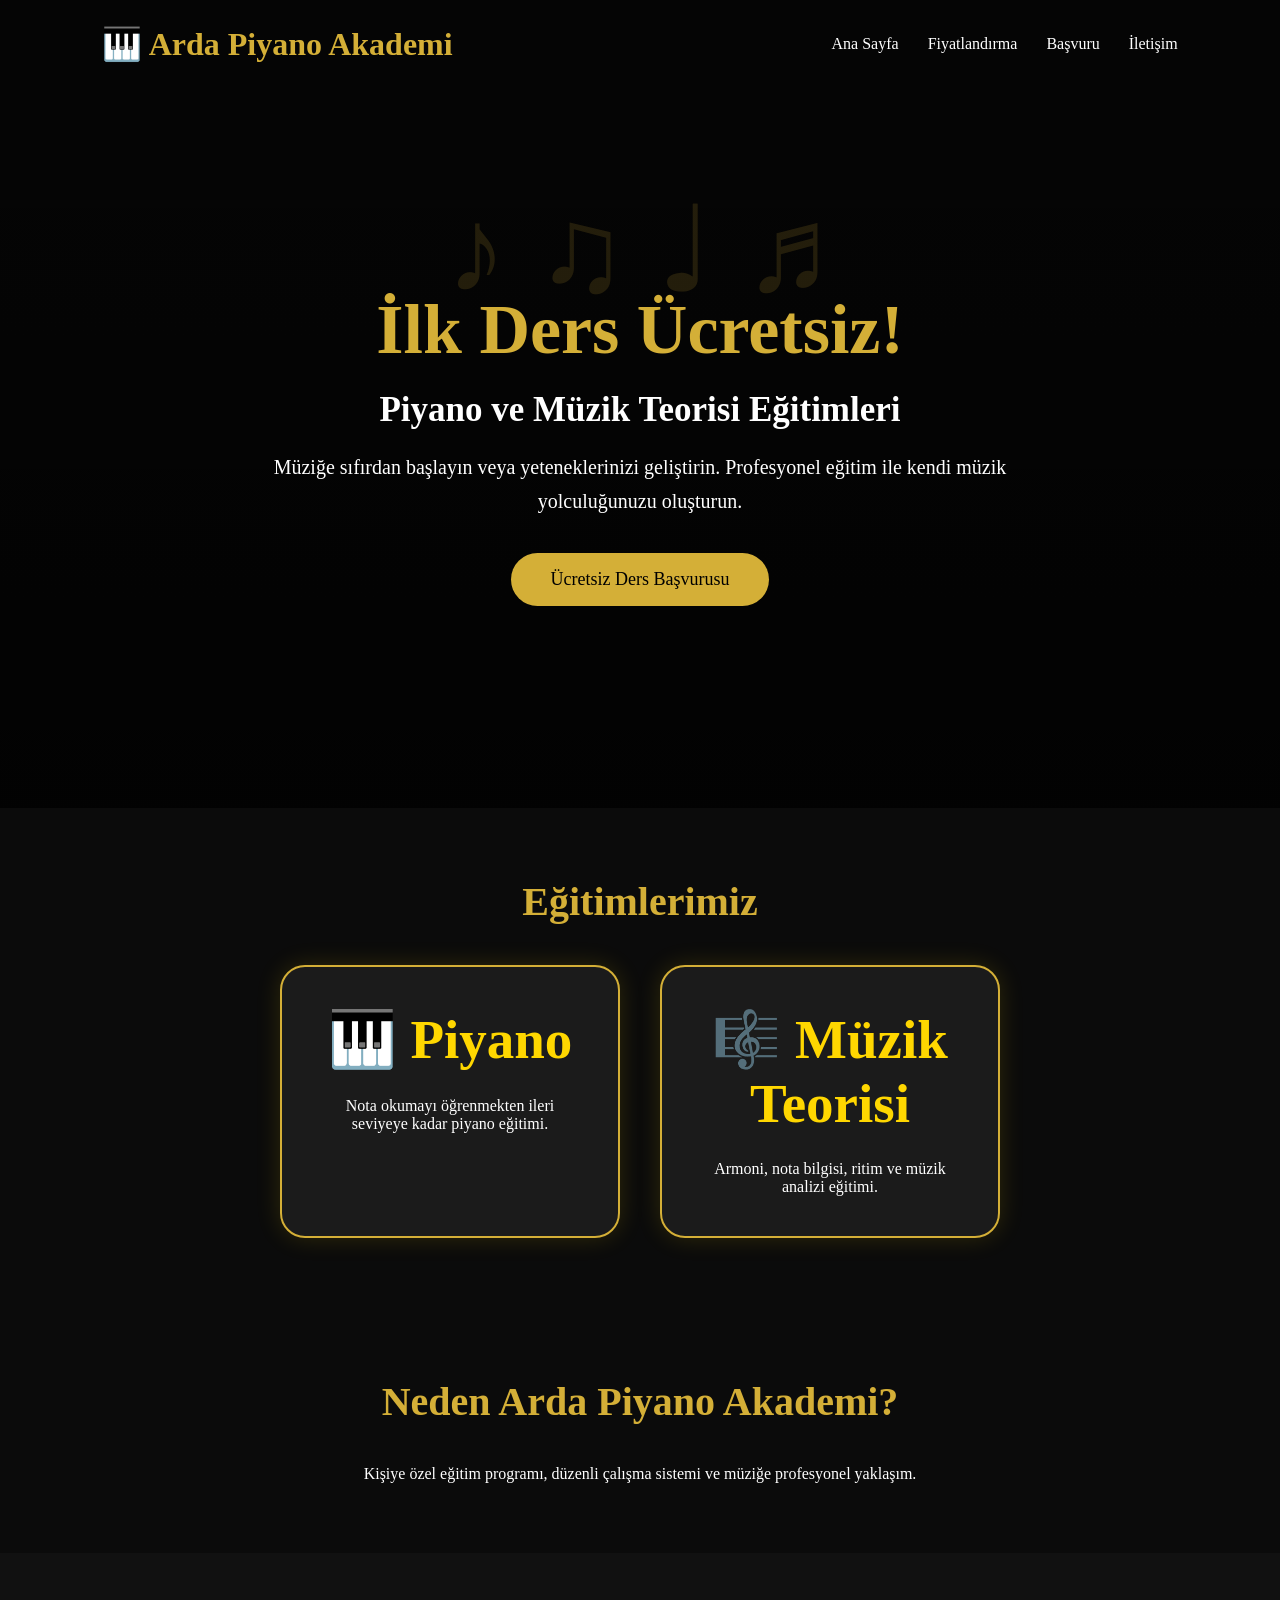
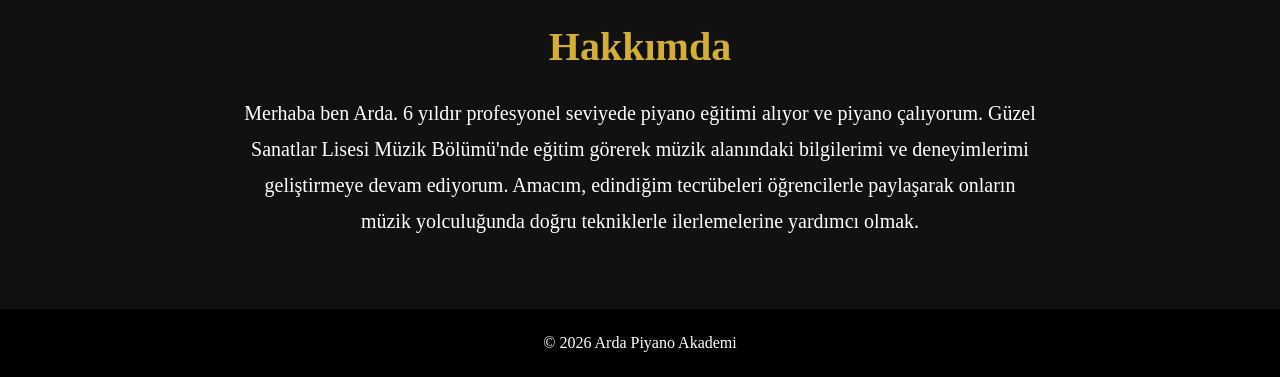
<file: index.html>
<!DOCTYPE html>
<html lang="tr">

<head>

<meta charset="UTF-8">
<meta name="viewport" content="width=device-width, initial-scale=1.0">
<title>Arda Piyano Akademi</title>
<link rel="stylesheet" href="style.css">

</head>


<body>


<header>

    <h1>🎹 Arda Piyano Akademi</h1>

    <nav>
    <a href="index.html">Ana Sayfa</a>
    <a href="fiyatlandirma.html">Fiyatlandırma</a>
    <a href="kayit.html">Başvuru</a>
    <a href="iletisim.html">İletişim</a>
</nav>

</header>



<section class="hero">


    <div class="hero-content">

        <h2>
            İlk Ders Ücretsiz!
        </h2>


        <h3>
            Piyano ve Müzik Teorisi Eğitimleri
        </h3>


        <p>
            Müziğe sıfırdan başlayın veya yeteneklerinizi geliştirin.
            Profesyonel eğitim ile kendi müzik yolculuğunuzu oluşturun.
        </p>


        <a href="kayit.html">
            Ücretsiz Ders Başvurusu
        </a>


    </div>


</section>




<section class="egitimler">


<h2>Eğitimlerimiz</h2>



<div class="kartlar">


<div class="kart">

<h3>🎹 Piyano</h3>

<p>
Nota okumayı öğrenmekten ileri seviyeye kadar piyano eğitimi.
</p>

</div>



<div class="kart">

<h3>🎼 Müzik Teorisi</h3>

<p>
Armoni, nota bilgisi, ritim ve müzik analizi eğitimi.
</p>

</div>



</div>


</section>




<section class="neden">


<h2>Neden Arda Piyano Akademi?</h2>


<p>
Kişiye özel eğitim programı,
düzenli çalışma sistemi ve müziğe profesyonel yaklaşım.
</p>


</section>
<section class="hakkimda">

<h2>Hakkımda</h2>

<p>
Merhaba ben Arda. 6 yıldır profesyonel seviyede piyano eğitimi alıyor ve piyano çalıyorum.
Güzel Sanatlar Lisesi Müzik Bölümü'nde eğitim görerek müzik alanındaki
bilgilerimi ve deneyimlerimi geliştirmeye devam ediyorum.

Amacım, edindiğim tecrübeleri öğrencilerle paylaşarak onların müzik
yolculuğunda doğru tekniklerle ilerlemelerine yardımcı olmak.
</p>

</section>



<footer>

<p>
© 2026 Arda Piyano Akademi
</p>

</footer>


</body>

</html>
</file>
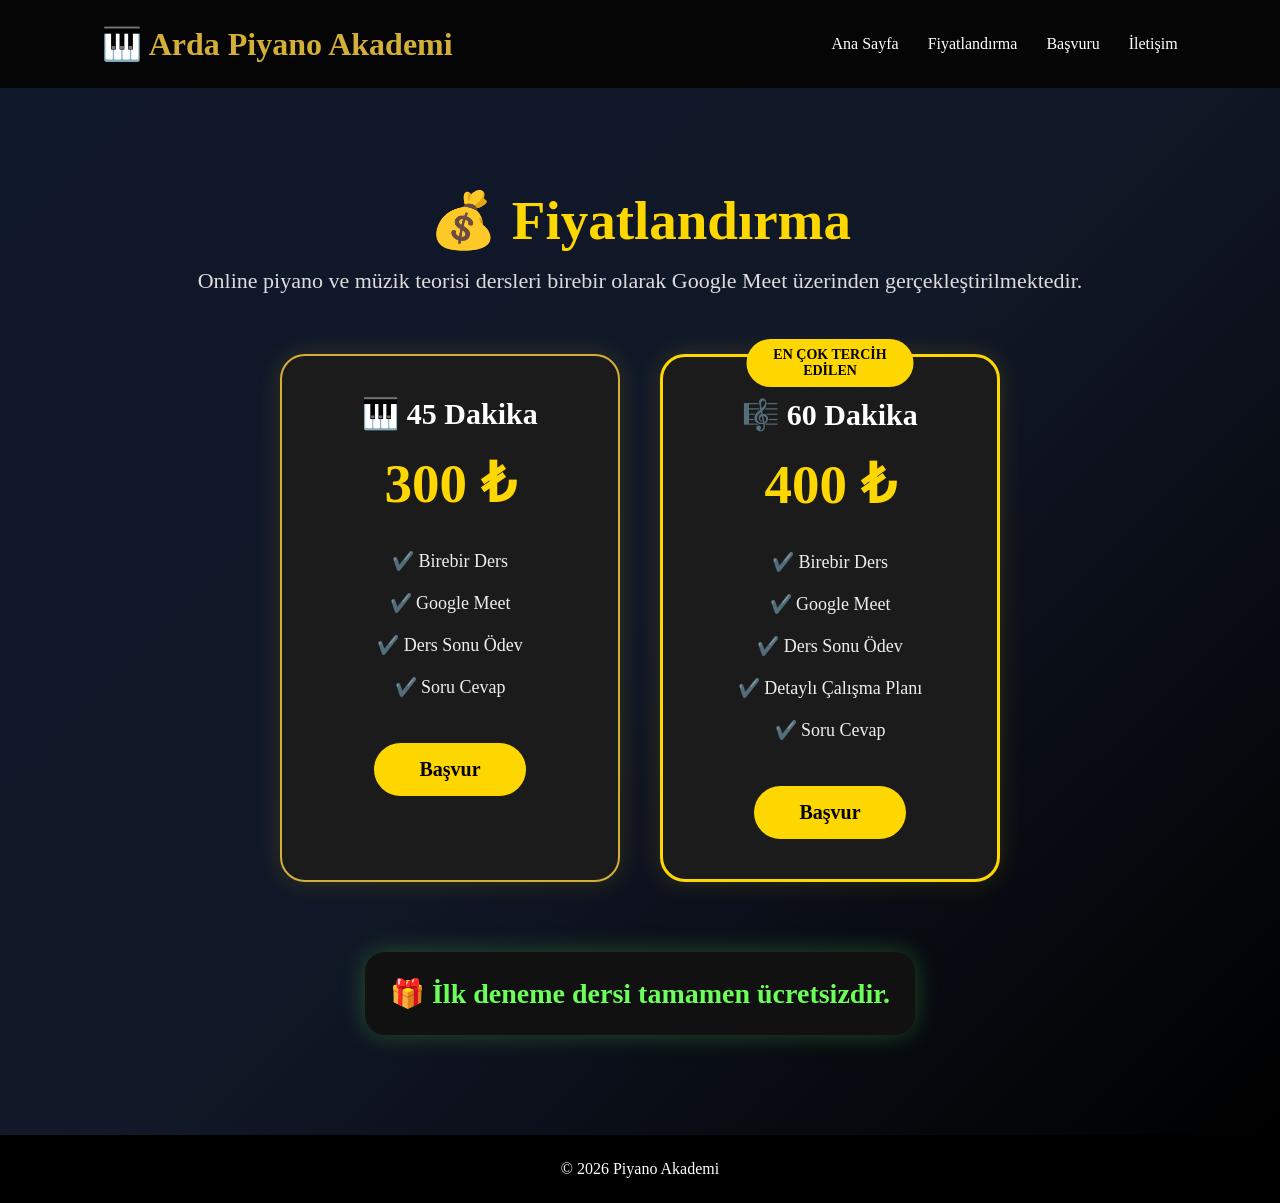
<file: fiyatlandirma.html>
<!DOCTYPE html>
<html lang="tr">
<head>

<meta charset="UTF-8">
<meta name="viewport" content="width=device-width, initial-scale=1.0">

<title>Fiyatlandırma | Piyano Akademi</title>

<link rel="stylesheet" href="style.css">

</head>

<body>

<header>

<h1>🎹 Arda Piyano Akademi</h1>

<nav>

<a href="index.html">Ana Sayfa</a>

<a href="fiyatlandirma.html">Fiyatlandırma</a>

<a href="kayit.html">Başvuru</a>

<a href="iletisim.html">İletişim</a>

</nav>

</header>



<section class="fiyatSayfa">

<h1>💰 Fiyatlandırma</h1>

<p class="aciklama">
Online piyano ve müzik teorisi dersleri birebir olarak Google Meet üzerinden gerçekleştirilmektedir.
</p>


<div class="kartlar">


<div class="kart">

<h2>🎹 45 Dakika</h2>

<h3>300 ₺</h3>

<ul>

<li>✔️ Birebir Ders</li>

<li>✔️ Google Meet</li>

<li>✔️ Ders Sonu Ödev</li>

<li>✔️ Soru Cevap</li>

</ul>

<a href="kayit.html" class="buton">
Başvur
</a>

</div>





<div class="kart populer">

<div class="etiket">

EN ÇOK TERCİH EDİLEN

</div>

<h2>🎼 60 Dakika</h2>

<h3>400 ₺</h3>

<ul>

<li>✔️ Birebir Ders</li>

<li>✔️ Google Meet</li>

<li>✔️ Ders Sonu Ödev</li>

<li>✔️ Detaylı Çalışma Planı</li>

<li>✔️ Soru Cevap</li>

</ul>

<a href="kayit.html" class="buton">

Başvur

</a>

</div>



</div>



<div class="ucretsiz">

🎁 İlk deneme dersi tamamen ücretsizdir.

</div>


</section>



<footer>

<p>

© 2026 Piyano Akademi

</p>

</footer>



</body>

</html>
</file>
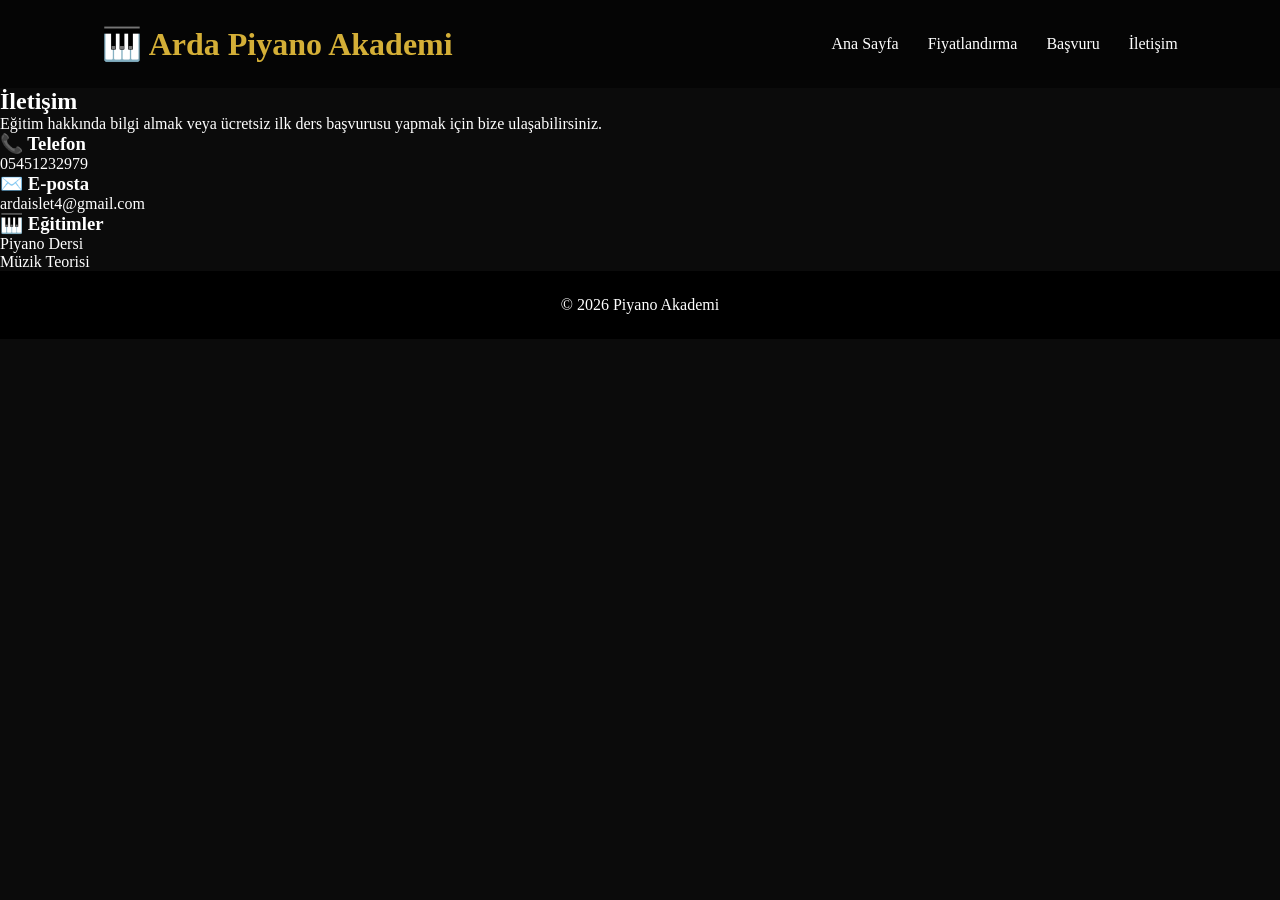
<file: iletisim.html>
<!DOCTYPE html>
<html lang="tr">

<head>

    <meta charset="UTF-8">
    <meta name="viewport" content="width=device-width, initial-scale=1.0">
    <title>İletişim - Piyano Akademi</title>
    <link rel="stylesheet" href="style.css">

</head>


<body>


<header>

    <h1>🎹 Arda Piyano Akademi</h1>

    <nav>
    <a href="index.html">Ana Sayfa</a>
    <a href="fiyatlandirma.html">Fiyatlandırma</a>
    <a href="kayit.html">Başvuru</a>
    <a href="iletisim.html">İletişim</a>
</nav>

</header>



<section>


    <h2>İletişim</h2>


    <p>
        Eğitim hakkında bilgi almak veya ücretsiz ilk ders başvurusu yapmak için bize ulaşabilirsiniz.
    </p>


    <div>

        <h3>📞 Telefon</h3>

        <p>
            05451232979
        </p>

    </div>



    <div>

        <h3>✉️ E-posta</h3>

        <p>
            ardaislet4@gmail.com
        
        </p>

    </div>



    <div>

        <h3>🎹 Eğitimler</h3>

        <p>
            Piyano Dersi<br>
            Müzik Teorisi
        </p>

    </div>



</section>



<footer>

    <p>
        © 2026 Piyano Akademi
    </p>

</footer>



</body>

</html>
</file>
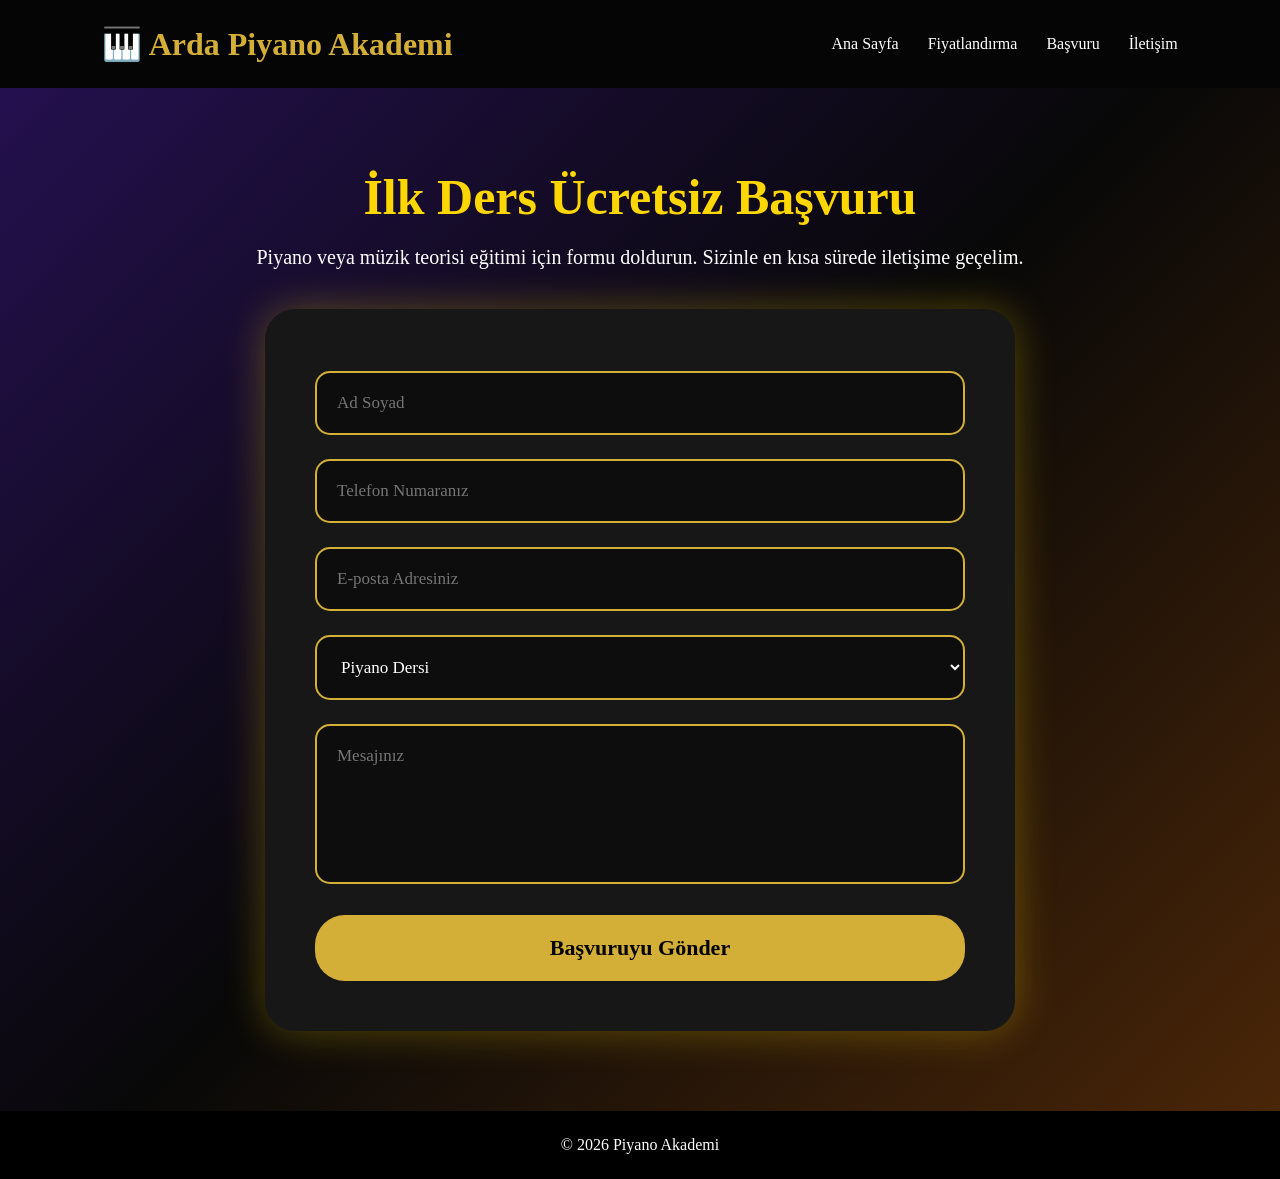
<file: kayit.html>
<!DOCTYPE html>
<html lang="tr">

<head>

<meta charset="UTF-8">
<meta name="viewport" content="width=device-width, initial-scale=1.0">

<title>Başvuru - Piyano Akademi</title>

<link rel="stylesheet" href="style.css">

</head>


<body>


<header>

<h1>🎹 Arda Piyano Akademi</h1>

<nav>
    <a href="index.html">Ana Sayfa</a>
    <a href="fiyatlandirma.html">Fiyatlandırma</a>
    <a href="kayit.html">Başvuru</a>
    <a href="iletisim.html">İletişim</a>
</nav>

</header>




<section class="basvuru">


<h2>İlk Ders Ücretsiz Başvuru</h2>


<p>
Piyano veya müzik teorisi eğitimi için formu doldurun.
Sizinle en kısa sürede iletişime geçelim.
</p>



<form action="https://formspree.io/f/xqerzayp" method="POST">


<input 
type="text" 
name="adsoyad" 
placeholder="Ad Soyad"
required>



<input 
type="tel" 
name="telefon"
placeholder="Telefon Numaranız"
required>



<input 
type="email"
name="email"
placeholder="E-posta Adresiniz"
required>



<select name="ders">

<option>Piyano Dersi</option>

<option>Müzik Teorisi</option>

</select>



<textarea 
name="mesaj"
placeholder="Mesajınız">
</textarea>



<button type="submit">
Başvuruyu Gönder
</button>


</form>


</section>



<footer>

<p>
© 2026 Piyano Akademi
</p>

</footer>



</body>

</html>
</file>
<file: style.css>
*{
margin:0;
padding:0;
box-sizing:border-box;
font-family:Georgia, serif;
}


body{
background:#0b0b0b;
color:white;
}



header{

display:flex;
justify-content:space-between;
align-items:center;
padding:25px 8%;
background:#050505;

}



header h1{

color:#d4af37;

}



nav a{

color:white;
text-decoration:none;
margin-left:25px;

}



nav a:hover{

color:#d4af37;

}




.hero {

    height: 80vh;
    display: flex;
    align-items: center;
    justify-content: center;
    text-align: center;

    background-image:
    linear-gradient(
        rgba(0,0,0,0.55),
        rgba(0,0,0,0.80)
    ),
    url("https://images.unsplash.com/photo-1520523839897-bd0b52f945a0");

    background-size: cover;
    background-position: center;

}


.hero::before {

    content: "♪ ♫ ♩ ♬";
    position: absolute;

    font-size: 120px;
    color: rgba(212,175,55,0.15);

    top: 20%;
    left: 50%;

    transform: translateX(-50%);

}



.hero-content {

    position: relative;
    z-index: 1;
}




.hero-content{

max-width:800px;

}



.hero h2{

font-size:70px;
color:#d4af37;
margin-bottom:20px;

}



.hero h3{

font-size:35px;
margin-bottom:20px;

}



.hero p{

font-size:20px;
line-height:1.7;

}



.hero a{

display:inline-block;
margin-top:35px;
padding:16px 40px;
background:#d4af37;
color:black;
text-decoration:none;
border-radius:30px;
font-size:18px;

}



.egitimler,
.neden{

padding:70px 8%;
text-align:center;

}



.egitimler h2,
.neden h2{

color:#d4af37;
font-size:40px;
margin-bottom:40px;

}



.kartlar{

display:flex;
justify-content:center;
gap:30px;
flex-wrap:wrap;

}



.kart{

background:#171717;
padding:35px;
width:350px;
border-radius:20px;

}



.kart:hover{

transform:translateY(-10px);

}



.kart h3{

color:#d4af37;
font-size:28px;
margin-bottom:15px;

}



footer{

text-align:center;
padding:25px;
background:#000;

}



@media(max-width:768px){

header{

flex-direction:column;

}


.hero h2{

font-size:45px;

}


.kartlar{

flex-direction:column;
align-items:center;

}

}.hakkimda {

    padding:70px 10%;
    text-align:center;
    background:#111;

}


.hakkimda h2 {

    color:#d4af37;
    font-size:40px;
    margin-bottom:25px;

}


.hakkimda p {

    max-width:800px;
    margin:auto;
    font-size:20px;
    line-height:1.8;

}.basvuru {

    min-height:80vh;
    padding:80px 10%;
    text-align:center;

}


.basvuru h2 {

    color:#d4af37;
    font-size:45px;
    margin-bottom:20px;

}


.basvuru p {

    font-size:20px;
    margin-bottom:40px;

}



.basvuru form {

    max-width:700px;
    margin:auto;
    background:#171717;
    padding:40px;
    border-radius:20px;

}



.basvuru input,
.basvuru select,
.basvuru textarea {


    width:100%;
    padding:18px;
    margin:12px 0;

    background:#0b0b0b;
    color:white;

    border:1px solid #d4af37;
    border-radius:10px;

    font-size:17px;

}



.basvuru textarea {

    height:150px;
    resize:none;

}



.basvuru button {

    width:100%;
    padding:18px;

    font-size:20px;

}/* BAŞVURU SAYFASI TASARIMI */

.basvuru {

    min-height:90vh;
    padding:90px 10%;
    text-align:center;

    background:
    linear-gradient(
        135deg,
        #1b1035,
        #0b0b0b,
        #3b1d0b
    );

}


.basvuru h2 {

    color:#ffd700;
    font-size:50px;
    margin-bottom:20px;

}


.basvuru p {

    font-size:22px;
    color:#eee;
    margin-bottom:40px;

}



.basvuru form {

    max-width:750px;
    margin:auto;

    background:
    linear-gradient(
        145deg,
        #242424,
        #101010
    );

    padding:50px;

    border-radius:30px;

    box-shadow:
    0 0 35px rgba(255,215,0,0.25);

}



.basvuru input,
.basvuru select,
.basvuru textarea {

    width:100%;

    padding:20px;

    margin:15px 0;

    background:#181818;

    color:white;

    border:2px solid #d4af37;

    border-radius:15px;

    font-size:18px;

}



.basvuru textarea {

    height:170px;

    resize:none;

}



.basvuru button {

    width:100%;

    padding:20px;

    margin-top:15px;

    font-size:22px;

    font-weight:bold;

    background:
    linear-gradient(
        90deg,
        #d4af37,
        #ffea70
    );

    border:none;

    border-radius:30px;

    color:#111;

    cursor:pointer;

}



.basvuru button:hover {

    transform:scale(1.04);

}.basvuru {

min-height:90vh;

padding:80px 10%;

text-align:center;

background:
linear-gradient(
135deg,
#24104f,
#080808,
#4a2608
);

}



.basvuru h2 {

font-size:50px;

color:#ffd700;

margin-bottom:20px;

}



.basvuru p {

font-size:20px;

color:white;

margin-bottom:40px;

}



.basvuru form {

max-width:750px;

margin:auto;

padding:50px;

background:#171717;

border-radius:30px;

box-shadow:
0 0 40px rgba(255,215,0,0.3);

}



.basvuru input,
.basvuru select,
.basvuru textarea {


width:100%;

padding:20px;

margin:12px 0;

background:#0d0d0d;

color:white;

border:2px solid #d4af37;

border-radius:15px;

font-size:17px;

}



.basvuru textarea {

height:160px;

resize:none;

}



.basvuru button {

width:100%;

padding:20px;

margin-top:15px;

background:#d4af37;

color:black;

border:none;

border-radius:30px;

font-size:22px;

font-weight:bold;

cursor:pointer;

}



.basvuru button:hover {

transform:scale(1.05);

}



@media(max-width:700px){

.basvuru h2{

font-size:35px;

}


.basvuru form{

padding:25px;

}

}/* ===========================
   FİYATLANDIRMA SAYFASI
=========================== */

.fiyatSayfa{

padding:100px 10%;

min-height:100vh;

background:linear-gradient(135deg,#0f172a,#111827,#000);

text-align:center;

}

.fiyatSayfa h1{

font-size:55px;

color:#FFD700;

margin-bottom:15px;

}

.aciklama{

font-size:22px;

color:#ddd;

margin-bottom:60px;

}

.kartlar{

display:flex;

justify-content:center;

gap:40px;

flex-wrap:wrap;

}

.kart{

width:340px;

background:#1b1b1b;

border:2px solid #d4af37;

border-radius:25px;

padding:40px;

transition:.4s;

box-shadow:0 0 25px rgba(255,215,0,.15);

}

.kart:hover{

transform:translateY(-12px);

box-shadow:0 0 40px rgba(255,215,0,.35);

}

.kart h2{

font-size:30px;

color:white;

margin-bottom:20px;

}

.kart h3{

font-size:55px;

color:#FFD700;

margin-bottom:25px;

}

.kart ul{

list-style:none;

padding:0;

margin-bottom:35px;

}

.kart ul li{

padding:10px;

font-size:18px;

color:#eee;

}

.buton{

display:inline-block;

padding:15px 45px;

background:#FFD700;

color:black;

font-size:20px;

font-weight:bold;

text-decoration:none;

border-radius:35px;

transition:.3s;

}

.buton:hover{

background:white;

transform:scale(1.05);

}

.populer{

border:3px solid gold;

position:relative;

}

.etiket{

position:absolute;

top:-18px;

left:50%;

transform:translateX(-50%);

background:gold;

color:black;

padding:8px 18px;

border-radius:30px;

font-weight:bold;

font-size:14px;

}

.ucretsiz{

margin-top:70px;

font-size:28px;

font-weight:bold;

color:#6CFF5B;

background:#111;

padding:25px;

border-radius:20px;

display:inline-block;

box-shadow:0 0 25px rgba(108,255,91,.25);

}

@media(max-width:900px){

.kartlar{

flex-direction:column;

align-items:center;

}

.fiyatSayfa h1{

font-size:40px;

}

}
</file>
